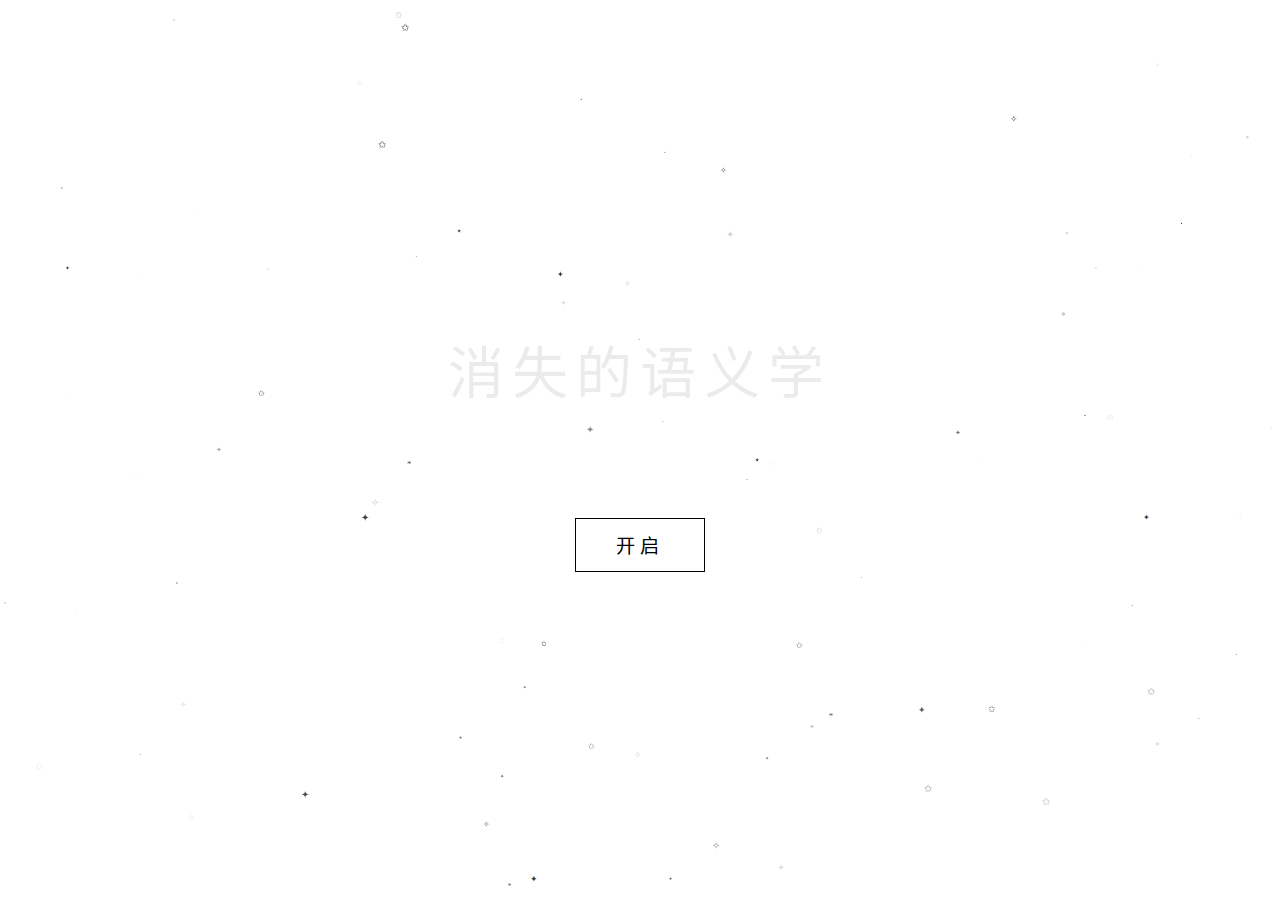
<file: index.html>
<!DOCTYPE html>
<html>
<head>
  <meta http-equiv="refresh" content="0;url=/landing-page/index.html">
  <title>消失的语义学 | Semantics of Disappearance</title>
</head>
<body>
  <p>正在重定向...</p>
</body>
</html>
</file>
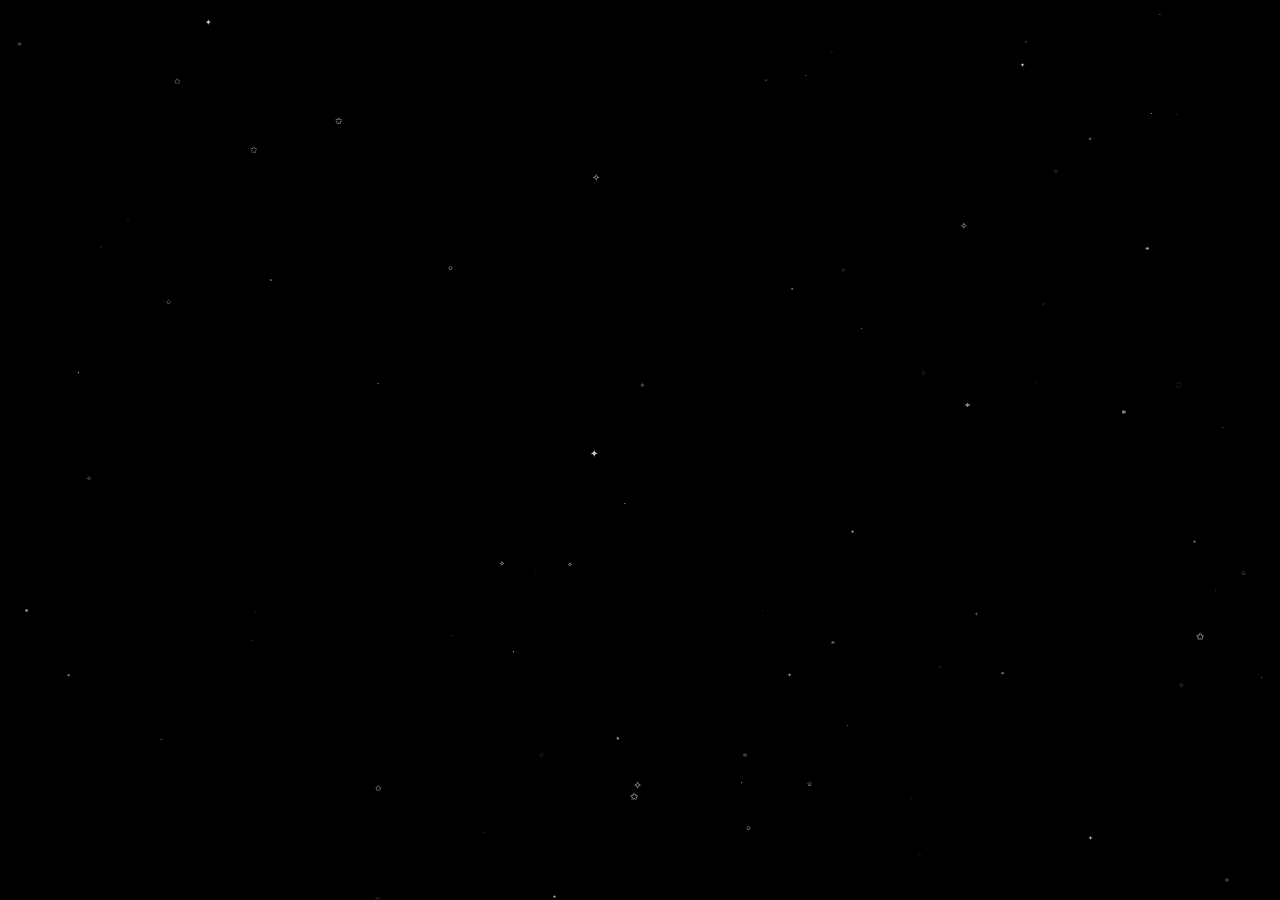
<file: ending/index.html>
<!DOCTYPE html>
<html lang="zh-CN">
<head>
    <meta charset="UTF-8">
    <meta name="viewport" content="width=device-width, initial-scale=1.0">
    <title>消失的语义学 | Semantics of Disappearance</title>
    <link rel="stylesheet" href="styles.css">
</head>
<body>
    <!-- 星星容器 -->
    <div id="stars-container"></div>

    <div class="container">
        <div class="content">
            <div id="typing-container" class="typing-text"></div>
            <div class="navigation-buttons">
                <button id="return-button" class="nav-button">回到首页</button>
            </div>
        </div>
    </div>

    <script src="script.js"></script>
</body>
</html>
</file>
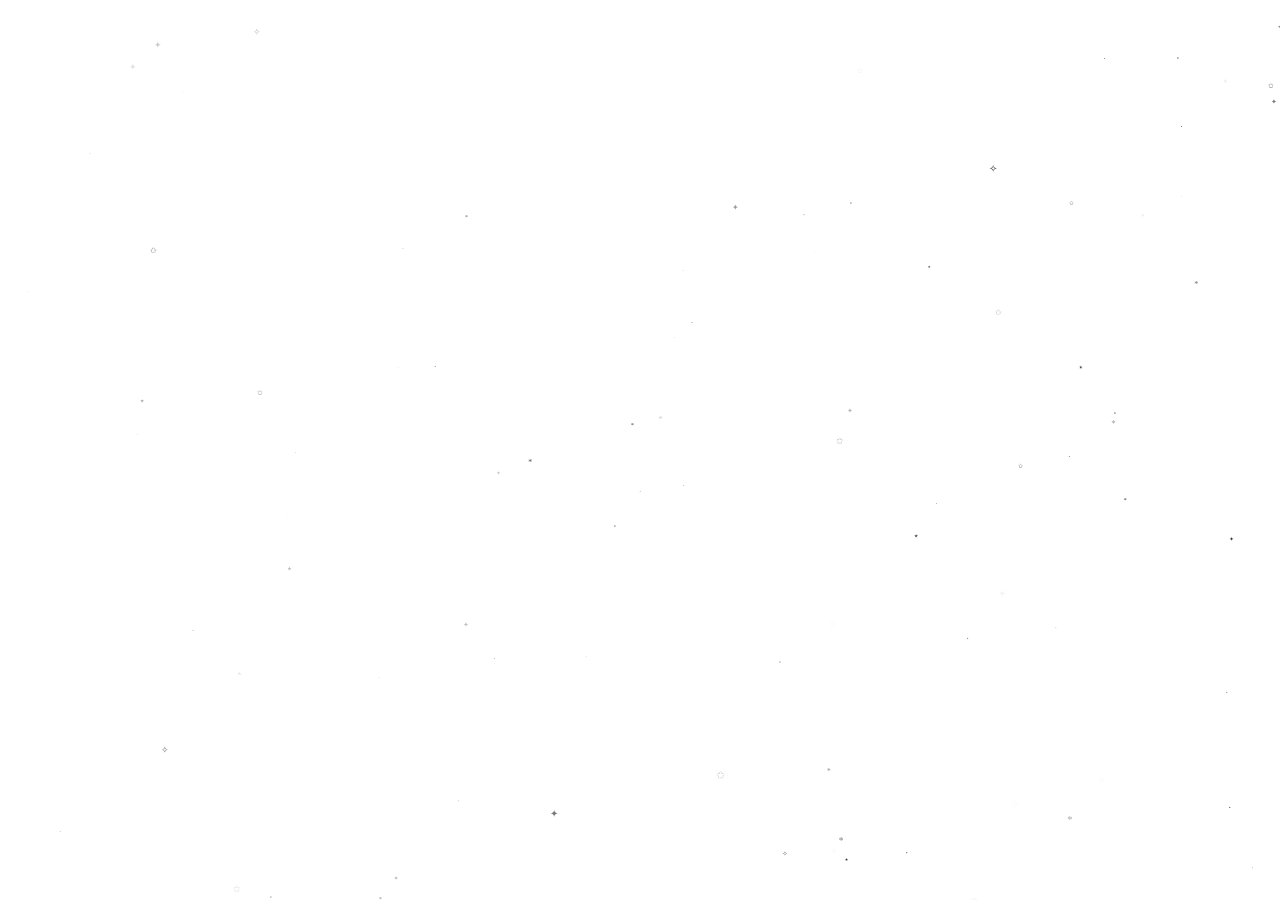
<file: introduction-01/index.html>
<!DOCTYPE html>
<html lang="zh-CN">
<head>
    <meta charset="UTF-8">
    <meta name="viewport" content="width=device-width, initial-scale=1.0">
    <title>消失的语义学 | Semantics of Disappearance</title>
    <link rel="stylesheet" href="styles.css">
</head>
<body>
    <!-- 星星容器 -->
    <div id="stars-container"></div>

    <div class="container">
        <div class="content">
            <div id="typing-container" class="typing-text"></div>
            <div class="navigation-buttons">
                <button id="prev-button" class="nav-button prev-button">←</button>
                <button id="next-button" class="nav-button next-button">→</button>
            </div>
        </div>
    </div>

    <script src="script.js"></script>
</body>
</html>
</file>
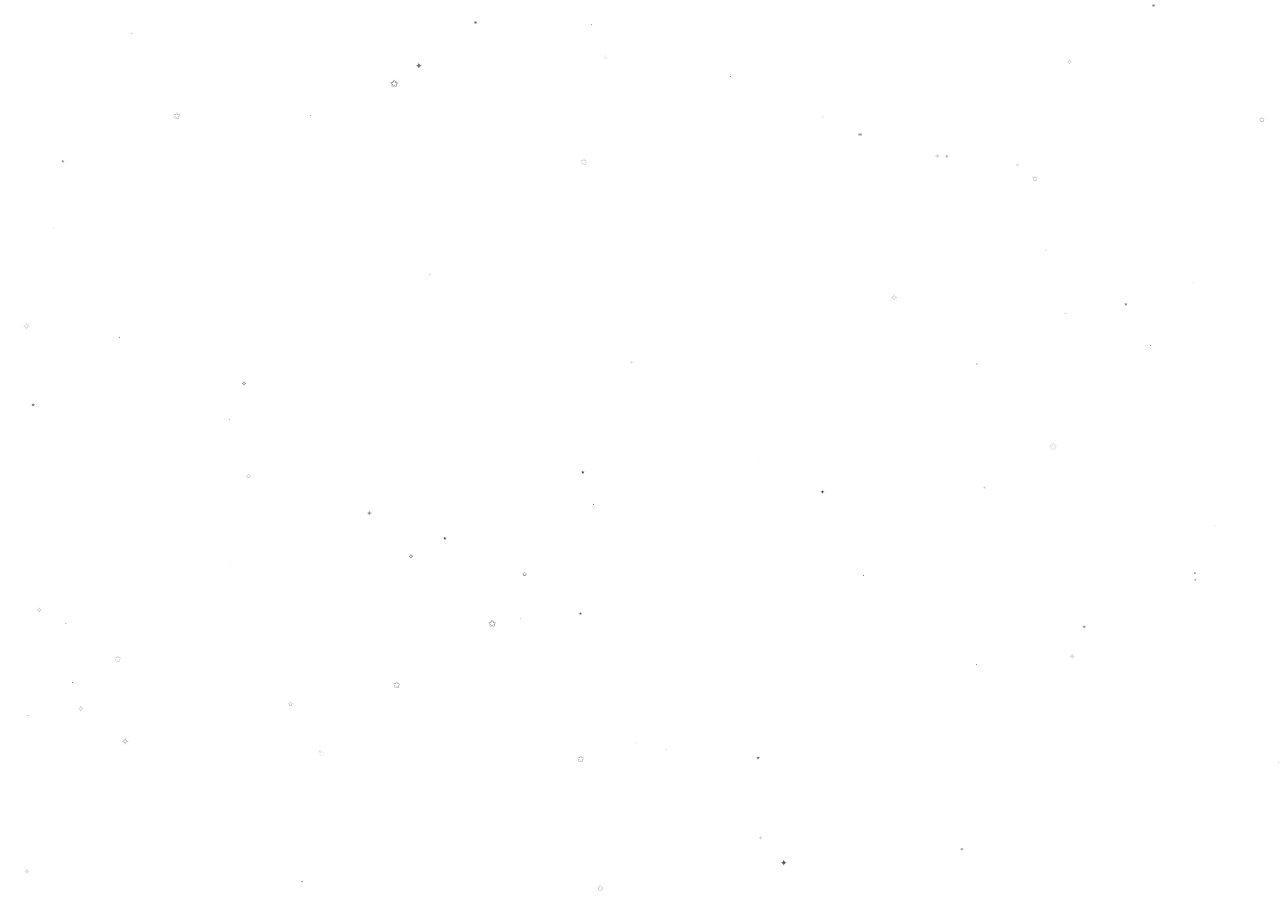
<file: introduction-03/index.html>
<!DOCTYPE html>
<html lang="zh-CN">
<head>
    <meta charset="UTF-8">
    <meta name="viewport" content="width=device-width, initial-scale=1.0">
    <title>消失的语义学 | Semantics of Disappearance</title>
    <link rel="stylesheet" href="styles.css">
</head>
<body>
    <!-- 星星容器 -->
    <div id="stars-container"></div>

    <div class="container">
        <div class="content">
            <div id="typing-container" class="typing-text"></div>
            <pre id="house-map" class="ascii-map"></pre>
            <div class="navigation-buttons">
                <button id="prev-button" class="nav-button prev-button">←</button>
                <button id="next-button" class="nav-button next-button">→</button>
            </div>
        </div>
    </div>

    <script src="script.js"></script>
</body>
</html>
</file>
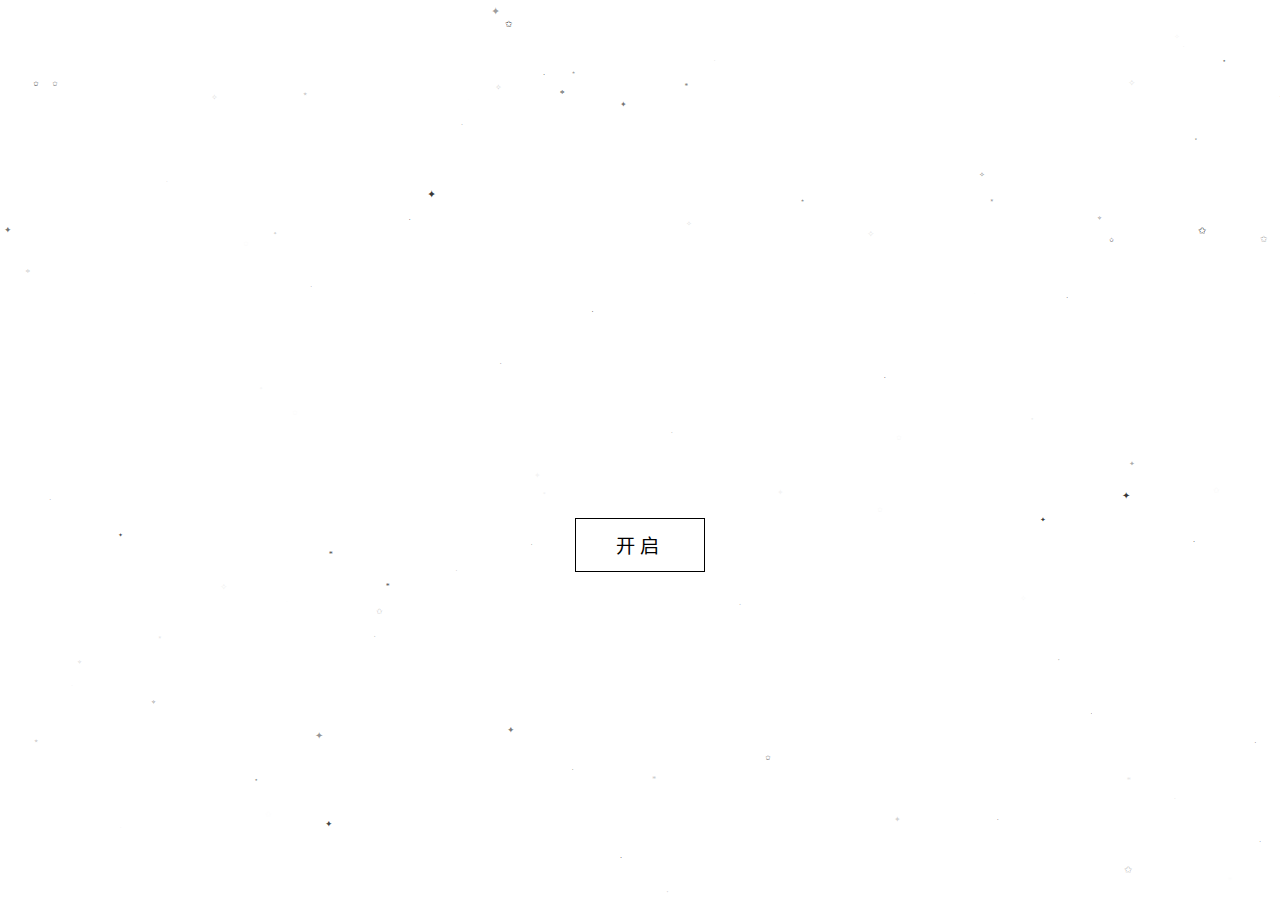
<file: landing-page/index.html>
<!DOCTYPE html>
<html lang="zh-CN">
<head>
    <meta charset="UTF-8">
    <meta name="viewport" content="width=device-width, initial-scale=1.0">
    <title>消失的语义学 | Semantics of Disappearance</title>
    <link rel="stylesheet" href="styles.css">
</head>
<body>
    <!-- 星星容器 -->
    <div id="stars-container"></div>

    <div class="container">
        <div class="content">
            <h1 class="title-cn">消失的语义学</h1>
            <h2 class="title-en">Semantics of Disappearance</h2>
            <button id="start-button">开启</button>
        </div>
    </div>

    <script src="script.js"></script>
</body>
</html>
</file>
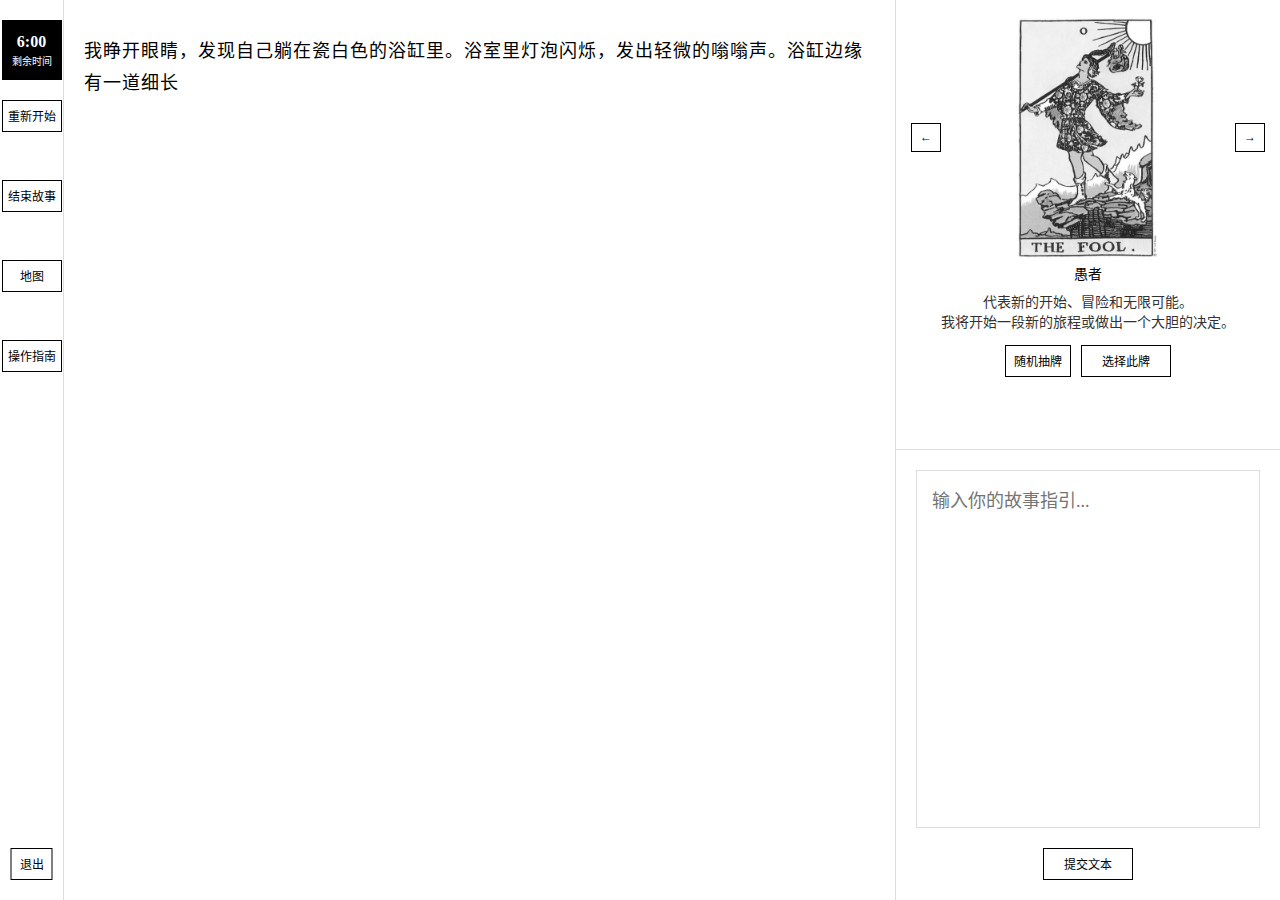
<file: visual-novel/index.html>
<!DOCTYPE html>
<html lang="zh-CN">

<head>
    <meta charset="UTF-8">
    <meta name="viewport" content="width=device-width, initial-scale=1.0">
    <title>消失的语义学 | Semantics of Disappearance</title>
    <link rel="stylesheet" href="styles.css">
</head>

<body>
    <div class="main-container">
        <!-- Left sidebar (5% width) - 添加倒计时钟和返回按钮 -->
        <div class="left-sidebar">
            <div class="return-button-container">
                <button id="returnButton" class="pixel-btn return-btn">退出</button>
            </div>
            <!-- 倒计时和重新开始按钮会在JS中动态添加 -->
        </div>

        <!-- Center content area (65% width) - 只保留故事文本部分 -->
        <div class="center-content story-only">
            <div class="story-container full-height">
                <div id="story-output" class="output-text"></div>
            </div>
        </div>

        <!-- Right sidebar (30% width) - For cards and text input -->
        <div class="right-sidebar">
            <!-- Top half for tarot card selection -->
            <div class="card-selection">
                <div class="card-display">
                    <!-- 左右翻页按钮被移到了卡片两侧 -->
                    <div class="card-container">
                        <img id="current-card" src="major_arcana/m00.jpg" alt="Tarot Card">
                        <div class="card-name" id="card-name">愚者</div>
                    </div>
                    
                    <!-- 左右两侧的按钮 -->
                    <div class="card-controls">
                        <button id="prevCardBtn" class="pixel-btn">←</button>
                        <button id="nextCardBtn" class="pixel-btn">→</button>
                    </div>
                </div>
                
                <!-- 提示文本区域 -->
                <div class="card-hint">
                    <p id="card-hint-text">代表新的开始、冒险和无限可能。</p>
                </div>
                
                <!-- 底部的功能按钮 -->
                <div class="bottom-buttons">
                    <button id="randomCardBtn" class="pixel-btn random-btn">随机抽牌</button>
                    <button id="selectCardBtn" class="pixel-btn confirm-btn">选择此牌</button>
                </div>
            </div>
            
            <!-- Bottom half for manual text input -->
            <div class="text-input-section">
                <div class="input-container" id="textInputContainer">
                    <textarea id="manual-input" placeholder="输入你的故事指引..."></textarea>
                </div>
                <div class="input-controls">
                    <button id="submitTextBtn" class="pixel-btn confirm-btn">提交文本</button>
                </div>
            </div>
        </div>
    </div>

    <script src="script.js"></script>
</body>

</html>
</file>
<file: ending/styles.css>
/* 基本样式重置 */
* {
    margin: 0;
    padding: 0;
    box-sizing: border-box;
}

/* 设置页面可滚动但控制方式 */
html, body {
    height: 100%;
    width: 100%;
    overflow: hidden; /* 保持body本身不滚动 */
}

body {
    background-color: #000; /* 黑色背景 */
    color: #fff; /* 白色文字 */
    display: flex;
    justify-content: center;
    align-items: center;
    position: relative;
    font-family: SimSun, "宋体", "Times New Roman", Times, serif;
}

/* 星星容器 */
#stars-container {
    position: fixed; /* 确保星星背景固定不动 */
    top: 0;
    left: 0;
    width: 100%;
    height: 100%;
    z-index: 0;
    pointer-events: none;
}

/* 星星样式 */
.star {
    position: absolute;
    color: rgba(255, 255, 255, 0.8);  /* 更高的基础不透明度，改为白色 */
    font-size: 0.8rem;
    user-select: none;
    transition: opacity 0.05s linear; /* 添加微小过渡，使闪烁更平滑 */
}

.container {
    width: 100%;
    height: 100%;
    display: flex;
    justify-content: center;
    align-items: center;
    z-index: 1;  /* 确保内容在星星上方 */
    overflow-y: auto; /* 允许容器纵向滚动 */
    padding: 50px 0; /* 添加上下内边距 */
}

.content {
    text-align: center;
    padding: 20px;
    max-width: 800px;
    display: flex;
    flex-direction: column;
    align-items: center;
    margin: auto; /* 内容居中 */
}

/* 打字效果文本容器 */
.typing-text {
    font-family: SimSun, "宋体", serif;
    font-size: 1.5rem;
    line-height: 1.8;
    text-align: left;
    min-height: auto; /* 适应内容高度 */
    max-width: 100%;
    margin-bottom: 2rem;
    white-space: pre-line;
    letter-spacing: 0.1rem;
}

/* 导航按钮容器 */
.navigation-buttons {
    display: flex;
    justify-content: center;
    align-items: center;
    margin-top: 30px;
    margin-bottom: 30px;
}

/* 导航按钮基本样式 */
.nav-button {
    font-family: SimSun, "宋体", serif;
    font-size: 1.5rem;
    padding: 10px 20px;
    background-color: #000; /* 黑色背景 */
    color: #fff; /* 白色文字 */
    border: 1px solid #fff; /* 白色边框 */
    cursor: pointer;
    transition: all 0.3s ease;
    display: none; /* 初始状态为隐藏 */
}

/* 按钮悬停效果 */
.nav-button:hover {
    background-color: #fff; /* 白色背景 */
    color: #000; /* 黑色文字 */
}

/* 滚动条样式 */
.container::-webkit-scrollbar {
    width: 8px;
}

.container::-webkit-scrollbar-track {
    background: #000;
}

.container::-webkit-scrollbar-thumb {
    background: #333;
}

.container::-webkit-scrollbar-thumb:hover {
    background: #555;
}

/* 响应式设计 */
@media (max-width: 768px) {
    .typing-text {
        font-size: 1.3rem;
    }
    
    .nav-button {
        font-size: 1.3rem;
        padding: 8px 16px;
    }
}

@media (max-width: 480px) {
    .typing-text {
        font-size: 1.1rem;
    }
    
    .nav-button {
        font-size: 1.2rem;
        padding: 6px 12px;
    }
}
</file>
<file: introduction-01/styles.css>
/* 基本样式重置 */
* {
    margin: 0;
    padding: 0;
    box-sizing: border-box;
}

/* 设置页面可滚动但控制方式 */
html, body {
    height: 100%;
    width: 100%;
    overflow: hidden; /* 保持body本身不滚动 */
}

body {
    background-color: #fff;
    color: #000;
    display: flex;
    justify-content: center;
    align-items: center;
    position: relative;
    font-family: SimSun, "宋体", "Times New Roman", Times, serif;
}

/* 星星容器 */
#stars-container {
    position: fixed; /* 改为fixed确保星星背景固定不动 */
    top: 0;
    left: 0;
    width: 100%;
    height: 100%;
    z-index: 0;
    pointer-events: none;
}

/* 星星样式 */
.star {
    position: absolute;
    color: rgba(0, 0, 0, 0.8);  /* 更高的基础不透明度 */
    font-size: 0.8rem;
    user-select: none;
    transition: opacity 0.05s linear; /* 添加微小过渡，使闪烁更平滑 */
}

.container {
    width: 100%;
    height: 100%;
    display: flex;
    justify-content: center;
    align-items: center;
    z-index: 1;  /* 确保内容在星星上方 */
    overflow-y: auto; /* 允许容器纵向滚动 */
    padding: 50px 0; /* 添加上下内边距 */
}

.content {
    text-align: center;
    padding: 20px;
    max-width: 800px;
    display: flex;
    flex-direction: column;
    align-items: center;
    margin: auto; /* 内容居中 */
}

/* 打字效果文本容器 */
.typing-text {
    font-family: SimSun, "宋体", serif;
    font-size: 1.5rem;
    line-height: 1.8;
    text-align: left;
    min-height: 250px;
    max-width: 100%;
    margin-bottom: 2rem;
    white-space: pre-line;
    letter-spacing: 0.1rem;
}

/* 箭头按钮 */
.arrow-button {
    font-family: SimSun, "宋体", serif;
    font-size: 2rem;
    padding: 10px 20px;
    background-color: #fff;
    color: #000;
    border: 1px solid #000;
    cursor: pointer;
    transition: all 0.3s ease;
    display: none; /* 初始状态为隐藏 */
    margin-bottom: 30px; /* 添加底部边距 */
}

.arrow-button:hover {
    background-color: #000;
    color: #fff;
}

/* 导航按钮容器 */
.navigation-buttons {
    display: flex;
    justify-content: center;
    align-items: center;
    gap: 40px; /* 按钮之间的间距 */
    margin-bottom: 30px;
}

/* 导航按钮基本样式 */
.nav-button {
    font-family: SimSun, "宋体", serif;
    font-size: 2rem;
    padding: 10px 20px;
    background-color: #fff;
    color: #000;
    border: 1px solid #000;
    cursor: pointer;
    transition: all 0.3s ease;
    display: none; /* 初始状态为隐藏 */
}

/* 按钮悬停效果 */
.nav-button:hover {
    background-color: #000;
    color: #fff;
}

/* ASCII地图样式 */
.ascii-map {
    font-family: monospace;
    font-size: 1rem;
    line-height: 1.2;
    text-align: center;
    white-space: pre;
    margin-bottom: 2rem;
    display: none; /* 初始隐藏，等待文字打完后显示 */
}

/* 滚动条样式 */
.container::-webkit-scrollbar {
    width: 8px;
}

.container::-webkit-scrollbar-track {
    background: #f1f1f1;
}

.container::-webkit-scrollbar-thumb {
    background: #888;
}

.container::-webkit-scrollbar-thumb:hover {
    background: #555;
}

/* 响应式设计 */
@media (max-width: 768px) {
    .typing-text {
        font-size: 1.3rem;
        min-height: 200px;
    }
    
    .ascii-map {
        font-size: 0.8rem;
    }
    
    .arrow-button {
        font-size: 1.7rem;
        padding: 8px 16px;
    }
    
    .navigation-buttons {
        gap: 20px; /* 在较小屏幕上减小间距 */
    }
    
    .nav-button {
        font-size: 1.7rem;
        padding: 8px 16px;
    }
}

@media (max-width: 480px) {
    .typing-text {
        font-size: 1.1rem;
        min-height: 180px;
    }
    
    .ascii-map {
        font-size: 0.6rem;
    }
    
    .arrow-button {
        font-size: 1.5rem;
        padding: 6px 12px;
    }
    
    .navigation-buttons {
        gap: 15px; /* 在最小屏幕上进一步减小间距 */
    }
    
    .nav-button {
        font-size: 1.5rem;
        padding: 6px 12px;
    }
}
</file>
<file: introduction-03/styles.css>
/* 基本样式重置 */
* {
    margin: 0;
    padding: 0;
    box-sizing: border-box;
}

/* 设置页面可滚动但控制方式 */
html, body {
    height: 100%;
    width: 100%;
    overflow: hidden; /* 保持body本身不滚动 */
}

body {
    background-color: #fff;
    color: #000;
    display: flex;
    justify-content: center;
    align-items: center;
    position: relative;
    font-family: SimSun, "宋体", "Times New Roman", Times, serif;
}

/* 星星容器 */
#stars-container {
    position: fixed; /* 改为fixed确保星星背景固定不动 */
    top: 0;
    left: 0;
    width: 100%;
    height: 100%;
    z-index: 0;
    pointer-events: none;
}

/* 星星样式 */
.star {
    position: absolute;
    color: rgba(0, 0, 0, 0.8);  /* 更高的基础不透明度 */
    font-size: 0.8rem;
    user-select: none;
    transition: opacity 0.05s linear; /* 添加微小过渡，使闪烁更平滑 */
}

.container {
    width: 100%;
    height: 100%;
    display: flex;
    justify-content: center;
    align-items: flex-start; /* 改为从顶部开始对齐 */
    z-index: 1;  /* 确保内容在星星上方 */
    overflow-y: auto; /* 允许容器纵向滚动 */
    padding: 50px 0; /* 添加上下内边距 */
}

.content {
    text-align: center;
    padding: 20px;
    max-width: 800px;
    display: flex;
    flex-direction: column;
    align-items: center;
    margin: auto; /* 内容居中 */
}

/* 打字效果文本容器 */
.typing-text {
    font-family: SimSun, "宋体", serif;
    font-size: 1.5rem;
    line-height: 1.8;
    text-align: left;
    min-height: auto; /* 改为auto以适应内容 */
    max-width: 100%;
    margin-bottom: 2rem;
    white-space: pre-line;
    letter-spacing: 0.1rem;
}

/* ASCII地图样式 */
.ascii-map {
    font-family: monospace;
    font-size: 1rem;
    line-height: 1.2;
    text-align: center;
    white-space: pre;
    margin-bottom: 2rem;
    display: none; /* 初始隐藏，等待文字打完后显示 */
}

/* 箭头按钮 */
.arrow-button {
    font-family: SimSun, "宋体", serif;
    font-size: 2rem;
    padding: 10px 20px;
    background-color: #fff;
    color: #000;
    border: 1px solid #000;
    cursor: pointer;
    transition: all 0.3s ease;
    display: none; /* 初始状态为隐藏 */
    margin-bottom: 30px; /* 添加底部边距 */
}

.arrow-button:hover {
    background-color: #000;
    color: #fff;
}

/* 导航按钮容器 */
.navigation-buttons {
    display: flex;
    justify-content: center;
    align-items: center;
    gap: 40px; /* 按钮之间的间距 */
    margin-bottom: 30px;
}

/* 导航按钮基本样式 */
.nav-button {
    font-family: SimSun, "宋体", serif;
    font-size: 2rem;
    padding: 10px 20px;
    background-color: #fff;
    color: #000;
    border: 1px solid #000;
    cursor: pointer;
    transition: all 0.3s ease;
    display: none; /* 初始状态为隐藏 */
}

/* 按钮悬停效果 */
.nav-button:hover {
    background-color: #000;
    color: #fff;
}

/* 滚动条样式 */
.container::-webkit-scrollbar {
    width: 8px;
}

.container::-webkit-scrollbar-track {
    background: #f1f1f1;
}

.container::-webkit-scrollbar-thumb {
    background: #888;
}

.container::-webkit-scrollbar-thumb:hover {
    background: #555;
}

/* 中文标题 - 宋体 */
.title-cn {
    font-family: SimSun, "宋体", serif;
    font-size: 3.5rem;
    font-weight: normal;
    margin-bottom: 1.5rem;
    letter-spacing: 0.5rem;
    animation: fadeInOut 6s infinite;
    opacity: 0; /* 初始状态为透明 */
}

/* 英文标题 - Times New Roman 斜体 */
.title-en {
    font-family: "Times New Roman", Times, serif;
    font-size: 2rem;
    font-style: italic;
    font-weight: normal;
    margin-bottom: 3rem;
    letter-spacing: 0.2rem;
    animation: fadeInOut 6s infinite 1.5s; /* 延迟1.5秒，与中文标题错开 */
    opacity: 0; /* 初始状态为透明 */
}

/* 淡入淡出动画 */
@keyframes fadeInOut {
    0% { opacity: 0; }
    25% { opacity: 1; }
    75% { opacity: 1; }
    100% { opacity: 0; }
}

/* 返回按钮容器 */
.return-button-container {
    position: absolute;
    bottom: 20px; /* 与submitTextBtn保持相同高度 */
    left: 50%;
    transform: translateX(-50%);
    width: 100%;
    display: flex;
    justify-content: center;
    align-items: center;
    padding: 0 5px;
}

/* 返回按钮样式 */
.return-btn {
    font-size: 12px;
    padding: 6px 5px;
    height: auto;
    margin-top: 0;
    white-space: nowrap;
}

/* 响应式设计 */
@media (max-width: 768px) {
    .typing-text {
        font-size: 1.3rem;
    }
    
    .ascii-map {
        font-size: 0.8rem;
    }
    
    .arrow-button {
        font-size: 1.7rem;
        padding: 8px 16px;
    }
    
    .navigation-buttons {
        gap: 20px; /* 在较小屏幕上减小间距 */
    }
    
    .nav-button {
        font-size: 1.7rem;
        padding: 8px 16px;
    }
}

@media (max-width: 480px) {
    .typing-text {
        font-size: 1.1rem;
    }
    
    .ascii-map {
        font-size: 0.6rem;
    }
    
    .arrow-button {
        font-size: 1.5rem;
        padding: 6px 12px;
    }
    
    .navigation-buttons {
        gap: 15px; /* 在最小屏幕上进一步减小间距 */
    }
    
    .nav-button {
        font-size: 1.5rem;
        padding: 6px 12px;
    }
}
</file>
<file: landing-page/styles.css>
/* 基本样式重置 */
* {
    margin: 0;
    padding: 0;
    box-sizing: border-box;
}

/* 设置页面不可滚动 */
html, body {
    height: 100%;
    width: 100%;
    overflow: hidden;
}

body {
    background-color: #fff;
    color: #000;
    display: flex;
    justify-content: center;
    align-items: center;
    position: relative;
}

/* 星星容器 */
#stars-container {
    position: absolute;
    top: 0;
    left: 0;
    width: 100%;
    height: 100%;
    z-index: 0;
    pointer-events: none;
}

/* 星星样式 */
.star {
    position: absolute;
    color: rgba(0, 0, 0, 0.8);  /* 更高的基础不透明度 */
    font-size: 0.8rem;
    user-select: none;
    transition: opacity 0.05s linear; /* 添加微小过渡，使闪烁更平滑 */
}

.container {
    width: 100%;
    height: 100%;
    display: flex;
    justify-content: center;
    align-items: center;
    z-index: 1;  /* 确保内容在星星上方 */
}

.content {
    text-align: center;
    padding: 20px;
}

/* 中文标题 - 宋体 */
.title-cn {
    font-family: SimSun, "宋体", serif;
    font-size: 3.5rem;
    font-weight: normal;
    margin-bottom: 1.5rem;
    letter-spacing: 0.5rem;
    animation: fadeInOut 6s infinite;
    opacity: 0; /* 初始状态为透明 */
}

/* 英文标题 - Times New Roman 斜体 */
.title-en {
    font-family: "Times New Roman", Times, serif;
    font-size: 2rem;
    font-style: italic;
    font-weight: normal;
    margin-bottom: 3rem;
    letter-spacing: 0.2rem;
    animation: fadeInOut 6s infinite 1.5s; /* 延迟1.5秒，与中文标题错开 */
    opacity: 0; /* 初始状态为透明 */
}

/* 淡入淡出动画 */
@keyframes fadeInOut {
    0% { opacity: 0; }
    25% { opacity: 1; }
    75% { opacity: 1; }
    100% { opacity: 0; }
}

/* 开启按钮 */
#start-button {
    font-family: SimSun, "宋体", serif;
    font-size: 1.2rem;
    padding: 12px 40px;
    background-color: #fff;
    color: #000;
    border: 1px solid #000;
    cursor: pointer;
    transition: all 0.3s ease;
    letter-spacing: 0.3rem;
}

#start-button:hover {
    background-color: #000;
    color: #fff;
}

/* 响应式设计 */
@media (max-width: 768px) {
    .title-cn {
        font-size: 2.5rem;
        letter-spacing: 0.3rem;
    }
    
    .title-en {
        font-size: 1.6rem;
        letter-spacing: 0.1rem;
    }
    
    #start-button {
        font-size: 1rem;
        padding: 10px 30px;
    }
}

@media (max-width: 480px) {
    .title-cn {
        font-size: 2rem;
        letter-spacing: 0.2rem;
    }
    
    .title-en {
        font-size: 1.3rem;
    }
}
</file>
<file: visual-novel/styles.css>
@import url('https://fonts.googleapis.com/css2?family=Noto+Sans+SC&family=Noto+Serif+SC&display=swap');

* {
    box-sizing: border-box;
    margin: 0;
    padding: 0;
}

html, body {
    height: 100%;
    width: 100%;
    overflow-x: hidden;
}

body {
    font-family: SimSun, "宋体", "Times New Roman", Times, serif;
    background-color: #fff;
    color: #000;
    min-height: 100vh;
    display: flex;
    flex-direction: column;
}

.main-container {
    display: flex;
    flex: 1;
    height: 100vh;
    width: 100%;
    overflow: hidden;
}

/* Left sidebar - 5% width */
.left-sidebar {
    width: 5%;
    background-color: #fff;
    border-right: 1px solid #ddd;
    display: flex;
    flex-direction: column;
    align-items: center;
    position: relative;
}

/* 返回按钮容器 */
.return-button-container {
    position: absolute;
    bottom: 20px; /* 与submitTextBtn保持相同高度 */
    left: 50%;
    transform: translateX(-50%);
    width: 100%;
    display: flex;
    justify-content: center;
    align-items: center;
    padding: 0 5px;
}

/* 返回按钮样式 */
.return-btn {
    font-size: 12px;
    padding: 6px 5px;
    height: auto;
    margin-top: 0;
    white-space: nowrap;
}

/* 倒计时时钟样式 */
.countdown-container {
    position: absolute;
    top: 20px;
    left: 50%;
    transform: translateX(-50%);
    width: 60px;
    height: 60px;
    background-color: #fff;
    border: 1px solid #000;
    display: flex;
    flex-direction: column;
    justify-content: center;
    align-items: center;
    font-family: SimSun, "宋体", serif;
    font-size: 14px;
    color: #000;
}

#countdown-display {
    font-size: 16px;
    font-weight: bold;
    margin-bottom: 2px;
}

/* 重新开始按钮容器和按钮样式 */
.restart-container {
    position: absolute;
    top: 100px;
    left: 50%;
    transform: translateX(-50%);
    width: 60px;
    display: flex;
    justify-content: center;
    align-items: center;
}

/* Center content - 65% width */
.center-content {
    width: 65%;
    display: flex;
    flex-direction: column;
    border-right: 1px solid #ddd;
    min-height: 0; /* Important for flex children to respect parent height */
}

.center-content.story-only {
    display: block; /* 修改为block布局，使故事容器占满全部 */
}

.story-container {
    padding: 20px;
    overflow-y: auto;
    position: relative;
    flex: 1 0 auto; /* Flex grow and no shrink */
}

.story-container.full-height {
    height: 100%; /* 让故事容器占满全高度 */
}

.output-text {
    font-size: 18px;
    line-height: 1.6;
    white-space: pre-wrap;
    letter-spacing: 1px;
    font-family: SimSun, "宋体", serif;
}

.story-paragraph {
    margin: 15px 0;
    line-height: 1.8;
}

.loading-indicator {
    margin-top: 10px;
    padding: 5px;
    background-color: #f0f0f0;
    border-left: 3px solid #000;
    font-style: italic;
}

.error-message {
    color: #cc0000;
    padding: 5px;
    background-color: #ffeeee;
    border-left: 3px solid #cc0000;
    margin: 10px 0;
}

/* Right sidebar - 30% width */
.right-sidebar {
    width: 30%;
    display: flex;
    flex-direction: column;
    min-height: 0; /* Important for flex children to respect parent height */
}

/* 卡片选择区域整体布局 - 更紧凑的设计 */
.card-selection {
    height: 50%;
    padding: 10px 10px 15px 10px;
    display: flex;
    flex-direction: column;
    border-bottom: 1px solid #ddd;
    overflow: auto; /* 当内容溢出时允许滚动 */
}

/* 卡片显示区域 - 保持合理大小 */
.card-display {
    position: relative;
    flex: 0 0 auto;
    display: flex;
    justify-content: center;
    align-items: center;
    padding: 5px 40px; /* 减小上下内边距 */
    margin-bottom: 25px; /* 减小底部边距 */
    min-height: 280px; /* 确保最小高度足够容纳卡片 */
}

/* 卡片容器 - 保持合理大小 */
.card-container {
    position: relative;
    width: 160px;
    height: 280px;
    transition: transform 0.3s;
    max-width: 100%;
    max-height: 100%;
    perspective: 1000px;
}

.card-container:hover {
    transform: scale(1.02);
}

/* 卡片图像 */
.card-container img {
    width: 100%;
    height: 100%;
    object-fit: contain;
    border: none;
    box-shadow: none;
    filter: grayscale(100%);
    background-color: transparent;
    transition: transform 0.3s ease;
    transform-style: preserve-3d;
}

/* 卡片名称 - 更靠近卡片 */
.card-name {
    position: absolute;
    bottom: -25px; /* 更靠近卡片底部 */
    left: 0;
    right: 0;
    text-align: center;
    font-family: SimSun, "宋体", serif;
    font-size: 14px;
    color: #000;
    z-index: 5;
    background-color: transparent;
    padding: 2px 0; /* 减小内边距 */
}

/* 卡片提示区域 - 极小的高度 */
.card-hint {
    width: 100%;
    text-align: center;
    margin-bottom: 5px; /* 极小的底部边距 */
    display: flex;
    justify-content: center;
    flex: 0 0 auto;
}

/* 卡片提示文本 - 更紧凑 */
#card-hint-text {
    font-family: SimSun, "宋体", serif;
    font-size: 14px;
    color: #333;
    max-width: 90%;
    text-align: center;
    padding: 3px; /* 极小的内边距 */
    line-height: 1.4; /* 减小行高 */
    white-space: pre-line;
}

/* 左右切换按钮 */
.card-controls {
    position: absolute;
    top: 0;
    left: 0;
    right: 0;
    bottom: 0;
    display: flex;
    justify-content: space-between;
    align-items: center;
    padding: 0 5px;
    pointer-events: none;
}

/* 底部按钮容器 - 确保在区域内 */
.bottom-buttons {
    display: flex;
    justify-content: center;
    gap: 10px; /* 减小按钮间距 */
    width: 100%;
    margin: 0; /* 移除所有边距 */
    flex: 0 0 auto;
    padding: 5px 0; /* 添加极小的上下内边距 */
}

.text-input-section {
    height: 50%;
    padding: 20px;
    display: flex;
    flex-direction: column;
    flex: 1 0 auto;
}

/* Text input area */
.input-container {
    flex: 1;
    margin-bottom: 20px;
    min-height: 0;
    display: flex;
}

textarea {
    width: 100%;
    flex: 1;
    background-color: #fff;
    color: #000;
    border: 1px solid #ddd;
    padding: 15px;
    font-family: SimSun, "宋体", serif;
    font-size: 18px;
    resize: none;
    outline: none;
    min-height: 100px;
}

textarea:focus {
    border-color: #000;
    box-shadow: 0 0 10px rgba(0, 0, 0, 0.1);
}

.input-controls {
    display: flex;
    justify-content: center;
}

/* 调整按钮样式 - 更紧凑 */
.pixel-btn {
    pointer-events: auto;
    z-index: 10;
    font-family: SimSun, "宋体", serif;
    background-color: #fff;
    color: #000;
    border: 1px solid #000;
    padding: 6px 10px; /* 减小内边距 */
    cursor: pointer;
    font-size: 14px;
    outline: none;
    margin: 0;
    transition: all 0.2s ease;
}

.pixel-btn:hover {
    background-color: #000;
    color: #fff;
}

.pixel-btn:active {
    transform: translateY(2px);
}

.random-btn, .confirm-btn {
    position: static;
}

.confirm-btn {
    min-width: 100px; /* 减小最小宽度 */
}

/* 响应式调整 */
@media (max-width: 1400px) {
    .card-container {
        width: 140px;
        height: 245px;
    }
    
    .card-display {
        min-height: 245px;
    }
    
    .pixel-btn {
        font-size: 12px;
        padding: 6px 8px;
    }
    
    .confirm-btn {
        min-width: 90px;
    }
}

@media (max-width: 1200px) {
    .left-sidebar {
        width: 0;
        display: none;
    }
    
    .center-content {
        width: 70%;
    }
    
    .right-sidebar {
        width: 30%;
    }
}

@media (max-width: 900px) {
    .main-container {
        flex-direction: column;
    }
    
    .center-content, .right-sidebar {
        width: 100%;
    }
    
    .center-content {
        height: 60vh;
        min-height: 400px;
    }
    
    .right-sidebar {
        height: 40vh;
        min-height: 300px;
        flex-direction: row;
    }
    
    .card-selection, .text-input-section {
        width: 50%;
        height: 100%;
        overflow-y: auto;
    }
    
    .card-selection {
        border-bottom: none;
        border-right: 1px solid #ddd;
        padding: 5px;
    }
    
    .card-container {
        width: 110px;
        height: 192px;
    }
    
    .card-display {
        min-height: 192px;
        padding: 2px 30px;
        margin-bottom: 20px;
    }
    
    .card-name {
        font-size: 12px;
        bottom: -20px;
    }
    
    #card-hint-text {
        font-size: 12px;
        padding: 2px;
    }
    
    .bottom-buttons {
        flex-wrap: wrap;
    }
}

@media (max-width: 600px) {
    .right-sidebar {
        flex-direction: column;
        height: auto;
    }
    
    .card-selection, .text-input-section {
        width: 100%;
        min-height: 170px;
    }
    
    .card-selection {
        border-right: none;
        border-bottom: 1px solid #ddd;
    }
    
    .center-content {
        height: 50vh;
    }
    
    .story-container {
        padding: 10px;
    }
    
    .output-text {
        font-size: 16px;
    }
    
    .card-container {
        width: 90px;
        height: 157px;
    }
    
    .card-display {
        min-height: 157px;
    }
    
    .pixel-btn {
        padding: 4px 6px;
        font-size: 12px;
    }
}

/* 卡牌翻动动画效果 */
@keyframes cardFlip {
    0% {
        transform: perspective(1000px) rotateY(0deg);
        opacity: 1;
    }
    25% {
        transform: perspective(1000px) rotateY(90deg);
        opacity: 0.8;
    }
    75% {
        transform: perspective(1000px) rotateY(-90deg);
        opacity: 0.8;
    }
    100% {
        transform: perspective(1000px) rotateY(0deg);
        opacity: 1;
    }
}

/* 添加到卡片图像上的翻动动画类 */
.card-container img.flipping {
    animation: cardFlip 0.4s linear;
    animation-fill-mode: forwards;
    transform-style: preserve-3d;
    backface-visibility: hidden;
}

/* 禁用状态的按钮样式 */
.pixel-btn:disabled {
    opacity: 0.5;
    cursor: not-allowed;
}

/* 结束故事按钮样式修改 - 恢复白底黑字 */
#endStoryButton {
    background-color: #fff !important;
    color: #000 !important;
    border: 1px solid #000 !important;
}

/* 鼠标悬停效果 */
#endStoryButton:hover {
    background-color: #000 !important;
    color: #fff !important;
}

/* 倒计时按钮样式修改 - 黑底白字 */
.countdown-container {
    background-color: #000 !important;
    color: #fff !important;
    border: 1px solid #000 !important;
}

#countdown-display {
    color: #fff !important;
}

/* 统一加载框样式 - 方形黑底白字 */
.loading-indicator {
    position: fixed;
    top: 50%;
    left: 50%;
    transform: translate(-50%, -50%);
    background-color: #000 !important;
    color: #fff !important;
    padding: 20px !important;
    border-radius: 0 !important; /* 移除圆角，使其成为方形 */
    z-index: 1000;
    font-family: SimSun, "宋体", serif !important;
    font-size: 18px !important;
    border: none !important;
    box-shadow: 0 0 10px rgba(0, 0, 0, 0.3) !important;
    text-align: center !important;
    min-width: 200px !important;
}
</file>
